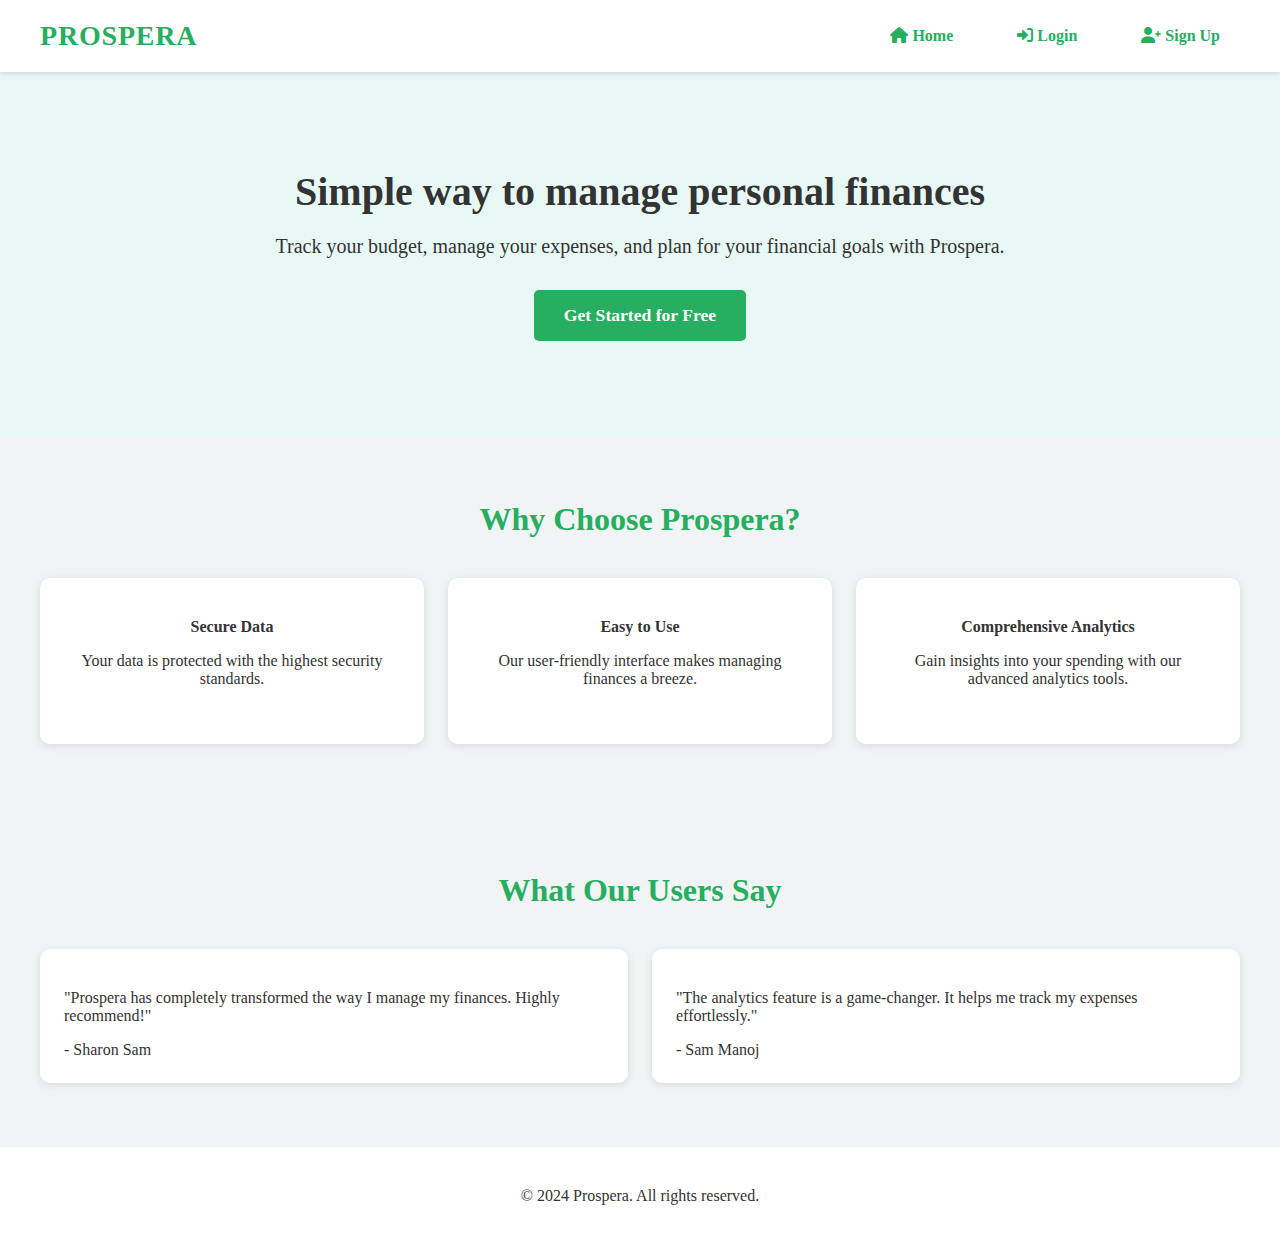
<file: index.html>
<!DOCTYPE html>
<html lang="en">
<head>
    <meta charset="UTF-8">
    <meta name="viewport" content="width=device-width, initial-scale=1.0">
    <title>Prospera - Manage Your Budget</title>
    <link rel="stylesheet" href="styles.css">
    <link rel="stylesheet" href="https://cdnjs.cloudflare.com/ajax/libs/font-awesome/6.0.0-beta3/css/all.min.css">
</head>
<body>
    <header>
        <div class="container">
            <!-- Logo -->
            <div class="logo">
                <h1>PROSPERA</h1> <!-- Title always visible -->
            </div>
    
            <!-- Navigation Menu -->
            <nav class="nav">
                <ul>
                    <li><a href="index.html"><i class="fas fa-home"></i> Home</a></li>
                    <li><a href="login.html"><i class="fas fa-sign-in-alt"></i> Login</a></li>
                    <li><a href="signup.html"><i class="fas fa-user-plus"></i> Sign Up</a></li>
                </ul>
            </nav>
        </div>
    </header>

    <section class="hero">
        <div class="container">
            <h2>Simple way to manage personal finances</h2>
            <p>Track your budget, manage your expenses, and plan for your financial goals with Prospera.</p>
            <a href="signup.html" class="cta-button">Get Started for Free</a>
        </div>
    </section>

    <section class="features">
        <div class="container">
            <h3>Why Choose Prospera?</h3>
            <div class="feature-cards">
                <div class="feature-card">
                    <h4>Secure Data</h4>
                    <p>Your data is protected with the highest security standards.</p>
                </div>
                <div class="feature-card">
                    <h4>Easy to Use</h4>
                    <p>Our user-friendly interface makes managing finances a breeze.</p>
                </div>
                <div class="feature-card">
                    <h4>Comprehensive Analytics</h4>
                    <p>Gain insights into your spending with our advanced analytics tools.</p>
                </div>
            </div>
        </div>
    </section>

    <section class="user-experience">
        <div class="container">
            <h3>What Our Users Say</h3>
            <div class="testimonials">
                <div class="testimonial">
                    <p>"Prospera has completely transformed the way I manage my finances. Highly recommend!"</p>
                    <span>- Sharon Sam</span>
                </div>
                <div class="testimonial">
                    <p>"The analytics feature is a game-changer. It helps me track my expenses effortlessly."</p>
                    <span>- Sam Manoj</span>
                </div>
            </div>
        </div>
    </section>

    <footer>
        <div class="container">
            <p>&copy; 2024 Prospera. All rights reserved.</p>
        </div>
    </footer>
</body>
</html>
</file>
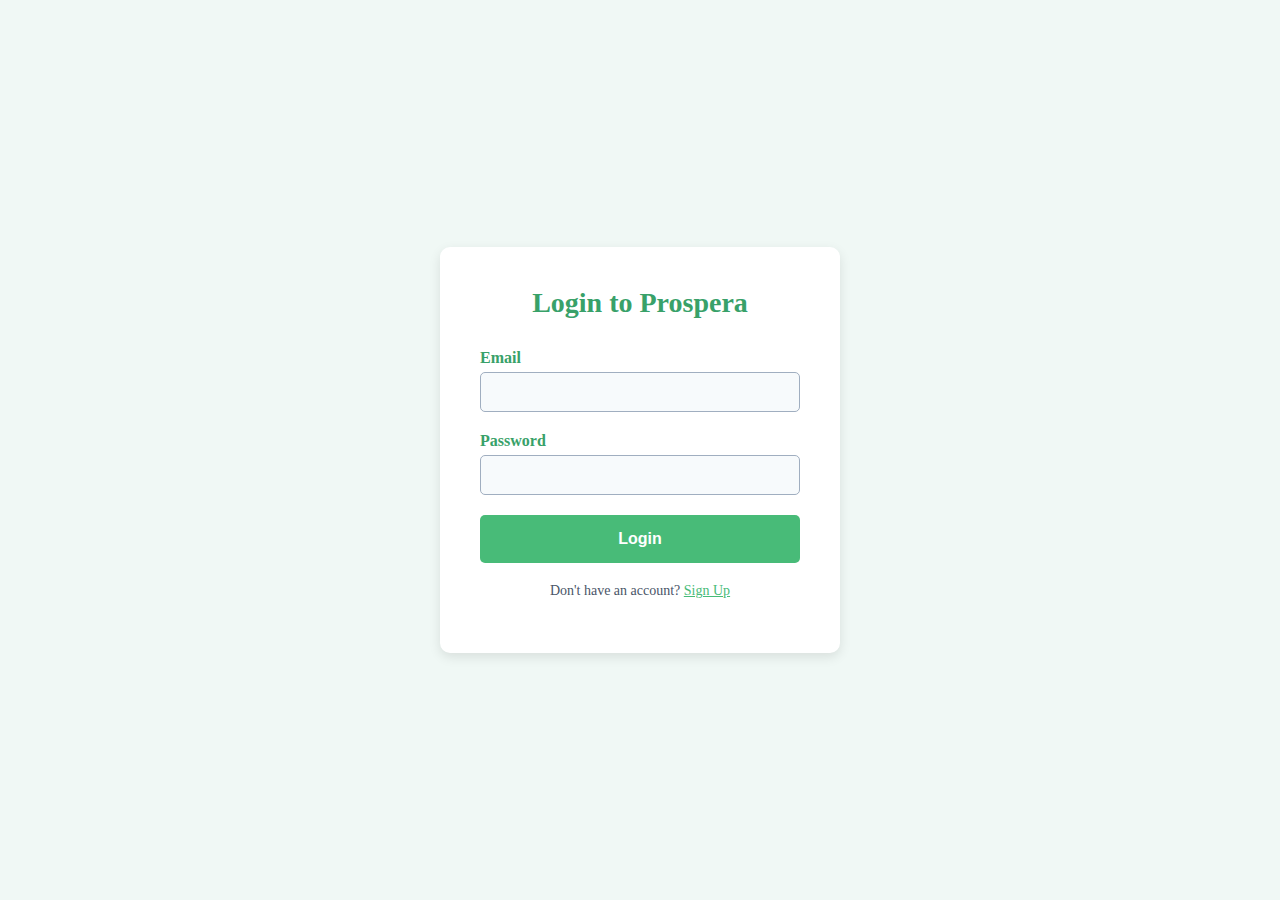
<file: login.html>
<!DOCTYPE html>
<html lang="en">
<head>
    <meta charset="UTF-8">
    <meta name="viewport" content="width=device-width, initial-scale=1.0">
    <title>Prospera - Login</title>
    <link rel="stylesheet" href="styles.css">
</head>
<body>
    <div class="auth-container">
        <div class="auth-box">
            <h2>Login to Prospera</h2>
            <form action="summary.html" method="GET">
                <div class="input-group">
                    <label for="email">Email</label>
                    <input type="email" id="email" name="email" required>
                </div>
                <div class="input-group">
                    <label for="password">Password</label>
                    <input type="password" id="password" name="password" required>
                </div>
                <button type="submit" class="auth-btn">Login</button>
                <p class="auth-switch">Don't have an account? <a href="signup.html">Sign Up</a></p>
            </form>
        </div>
    </div>
</body>
</html>
</file>
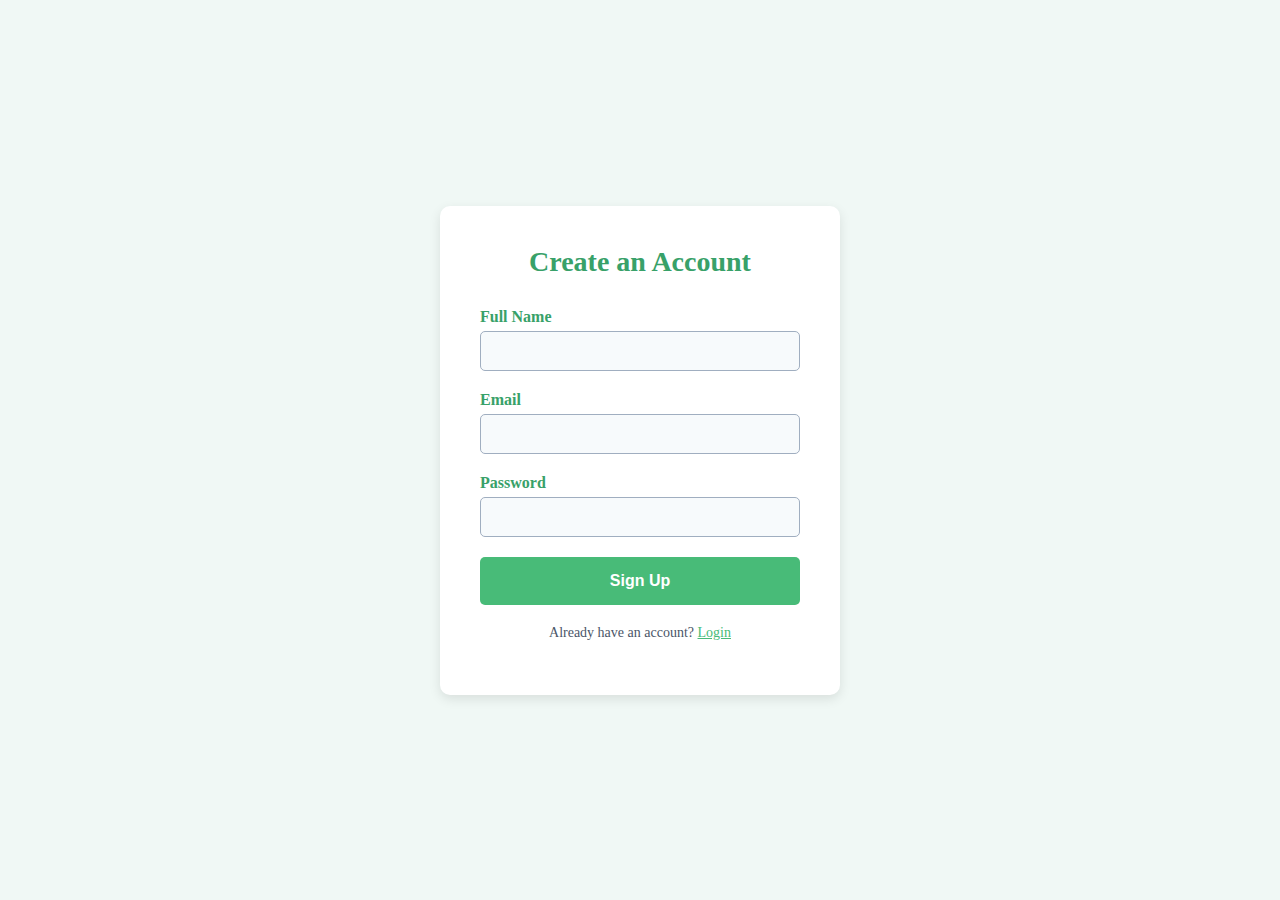
<file: signup.html>
<!DOCTYPE html>
<html lang="en">
<head>
    <meta charset="UTF-8">
    <meta name="viewport" content="width=device-width, initial-scale=1.0">
    <title>Prospera - Sign Up</title>
    <link rel="stylesheet" href="styles.css">
</head>
<body>
    <div class="auth-container">
        <div class="auth-box">
            <h2>Create an Account</h2>
            <form action="summary.html" method="GET">
                <div class="input-group">
                    <label for="name">Full Name</label>
                    <input type="text" id="name" name="name" required>
                </div>
                <div class="input-group">
                    <label for="email">Email</label>
                    <input type="email" id="email" name="email" required>
                </div>
                <div class="input-group">
                    <label for="password">Password</label>
                    <input type="password" id="password" name="password" required>
                </div>
                <button type="submit" class="auth-btn">Sign Up</button>
                <p class="auth-switch">Already have an account? <a href="login.html">Login</a></p>
            </form>
        </div>
    </div>
</body>
</html>
</file>
<file: styles.css>
/* General Styles */
* {
    box-sizing: border-box;
}

body {
    font-family: 'Righteous';
    margin: 0;
    padding: 0;
    background-color: #f0f4f5; /* Light background */
    color: #333333; /* Dark text */
    font-size: 1rem;
    overflow-x: hidden;
    transition: background-color 0.3s ease;
}

a {
    text-decoration: none;
    color: inherit;
}

img {
    max-width: 100%;
    height: auto;
}

h1, h2, h3, h4 {
    margin: 0;
    font-family: 'Righteous';
}

/* Animations */
.fade-in {
    animation: fadeIn 1s ease-in-out;
}

@keyframes fadeIn {
    from {
        opacity: 0;
    }
    to {
        opacity: 1;
    }
}

/* Header */
header {
    background-color: #ffffff; /* White background */
    padding: 1.25rem 2rem;
    position: relative;
    box-shadow: 0 2px 4px rgba(0, 0, 0, 0.1);
    transition: background-color 0.3s ease;
}

header .container {
    display: flex;
    justify-content: space-between;
    align-items: center;
    max-width: 75rem;
    margin: 0 auto;
}

header .logo h1 {
    color: #27ae60; /* Green color */
    font-size: 1.75rem;
    font-weight: 700;
    letter-spacing: 0.05rem;
}

/* Navigation Styles */
.nav {
    display: flex;
    justify-content: flex-end;
    align-items: center;
}

.nav ul {
    display: flex;
    list-style: none;
    margin: 0;
    padding: 0;
    gap: 1.5rem;
}

.nav ul li a {
    color: #27ae60; /* Green color */
    font-size: 1rem;
    font-weight: 600;
    padding: 0.75rem 1.25rem;
    border-radius: 0.3125rem;
    transition: background-color 0.3s ease, color 0.3s ease;
}

.nav ul li a:hover {
    background-color: #e9f5ea; /* Light green background */
}

/* Hero Section */
.hero {
    background-color: #e8f8f5; /* Light green-blue */
    padding: 6rem 1.5rem;
    text-align: center;
    color: #333333; /* Dark text */
}

.hero h2 {
    font-size: 2.5rem;
    margin-bottom: 1.25rem;
    animation: fadeIn 1s ease-in-out;
}

.hero p {
    font-size: 1.25rem;
    margin-bottom: 2rem;
}

.cta-button {
    display: inline-block;
    padding: 0.9375rem 1.875rem;
    background-color: #27ae60; /* Green */
    color: #ffffff; /* White text */
    font-size: 1.1rem;
    font-weight: bold;
    border-radius: 0.3125rem;
    transition: background-color 0.3s ease;
    animation: fadeIn 1.2s ease-in-out;
}

.cta-button:hover {
    background-color: #2ecc71; /* Lighter green on hover */
}

/* Features Section */
.features {
    background-color: #f0f4f5; /* Light background */
    padding: 4rem 1.5rem;
}

.features .container {
    max-width: 75rem;
    margin: 0 auto;
}

.features h3 {
    text-align: center;
    font-size: 2rem;
    margin-bottom: 2.5rem;
    color: #27ae60; /* Green */
}

.feature-cards {
    display: flex;
    justify-content: space-between;
    flex-wrap: wrap;
    gap: 1.5rem;
    text-align: center;
    animation: fadeIn 1.5s ease-in-out;
}

.feature-card {
    flex: 1 1 calc(33.333% - 1.5rem);
    background-color: #ffffff; /* White */
    padding: 2.5rem;
    border-radius: 0.625rem;
    box-shadow: 0 0.125rem 0.625rem rgba(0, 0, 0, 0.1);
    color: #333333; /* Dark text */
    transition: transform 0.3s ease;
}

.feature-card:hover {
    transform: translateY(-5px);
}

/* Testimonials Section */
.user-experience {
    background-color: #f0f4f5; /* Light background */
    padding: 4rem 1.5rem;
}

.user-experience .container {
    max-width: 75rem;
    margin: 0 auto;
}

.user-experience h3 {
    text-align: center;
    font-size: 2rem;
    margin-bottom: 2.5rem;
    color: #27ae60; /* Green */
}

.testimonials {
    display: flex;
    justify-content: space-around;
    flex-wrap: wrap;
    gap: 1.5rem;
}

.testimonial {
    flex: 1 1 calc(50% - 1.5rem);
    padding: 1.5rem;
    background-color: #ffffff; /* White */
    border-radius: 0.625rem;
    box-shadow: 0 0.125rem 0.625rem rgba(0, 0, 0, 0.1);
    color: #333333; /* Dark text */
}

/* Footer */
footer {
    background-color: #ffffff; /* White background */
    padding: 1.5rem;
    text-align: center;
    color: #333333; /* Dark text */
}

/* Login, Signup, and Dashboard Styles */
.auth-container {
    display: flex;
    justify-content: center;
    align-items: center;
    height: 100vh;
    background-color: #f0f8f5; /* Light background */
    padding: 1.25rem;
    transition: background-color 0.3s ease;
}

.auth-box {
    background-color: #ffffff; /* White background */
    padding: 2.5rem;
    border-radius: 0.625rem;
    box-shadow: 0 4px 12px rgba(0, 0, 0, 0.1);
    width: 100%;
    max-width: 25rem;
    text-align: center;
    color: #333333; /* Dark gray text */
    transition: box-shadow 0.3s ease;
}

.auth-box:hover {
    box-shadow: 0 6px 16px rgba(0, 0, 0, 0.15); /* Enhanced shadow on hover */
}

.auth-box h2 {
    margin-bottom: 1.875rem;
    color: #38a169; /* Dark green */
    font-weight: bold;
    font-size: 1.75rem;
    transition: color 0.3s ease;
}

.input-group {
    margin-bottom: 1.25rem;
    text-align: left;
}

.input-group label {
    display: block;
    margin-bottom: 0.3125rem;
    font-weight: bold;
    color: #38a169; /* Dark green */
    font-size: 1rem;
    transition: color 0.3s ease;
}

.input-group input {
    width: 100%;
    padding: 0.625rem;
    border: 1px solid #a0aec0; /* Light gray border */
    border-radius: 0.3125rem;
    font-size: 1rem;
    background-color: #f7fafc; /* Very light background */
    transition: border-color 0.3s ease, background-color 0.3s ease;
}

.input-group input:focus {
    border-color: #38a169; /* Dark green on focus */
    background-color: #e6fffa; /* Light green background on focus */
    outline: none;
}

.auth-btn {
    display: block;
    width: 100%;
    padding: 0.9375rem;
    background-color: #48bb78; /* Medium green */
    color: #ffffff; /* White text */
    font-size: 1rem;
    font-weight: bold;
    border: none;
    border-radius: 0.3125rem;
    cursor: pointer;
    transition: background-color 0.3s ease, transform 0.3s ease;
}

.auth-btn:hover {
    background-color: #38a169; /* Dark green on hover */
    transform: translateY(-3px); /* Slight lift effect */
}

.auth-btn:active {
    transform: translateY(1px); /* Pressed effect */
}

.auth-switch {
    margin-top: 1.25rem;
    color: #4a5568; /* Medium gray */
    font-size: 0.875rem;
    transition: color 0.3s ease;
}

.auth-switch a {
    color: #48bb78; /* Medium green */
    text-decoration: underline;
    transition: color 0.3s ease;
}

.auth-switch a:hover {
    color: #38a169; /* Dark green on hover */
}

/* Animations */
@keyframes fadeIn {
    0% {
        opacity: 0;
        transform: translateY(10px);
    }
    100% {
        opacity: 1;
        transform: translateY(0);
    }
}

.auth-box, .auth-container, .auth-btn {
    animation: fadeIn 0.5s ease-in-out;
}

/* Dashboard Styles */
.dashboard {
    padding: 2rem;
    background-color: #f0f4f5; /* Light background */
    color: #333333; /* Dark text */
}
</file>
